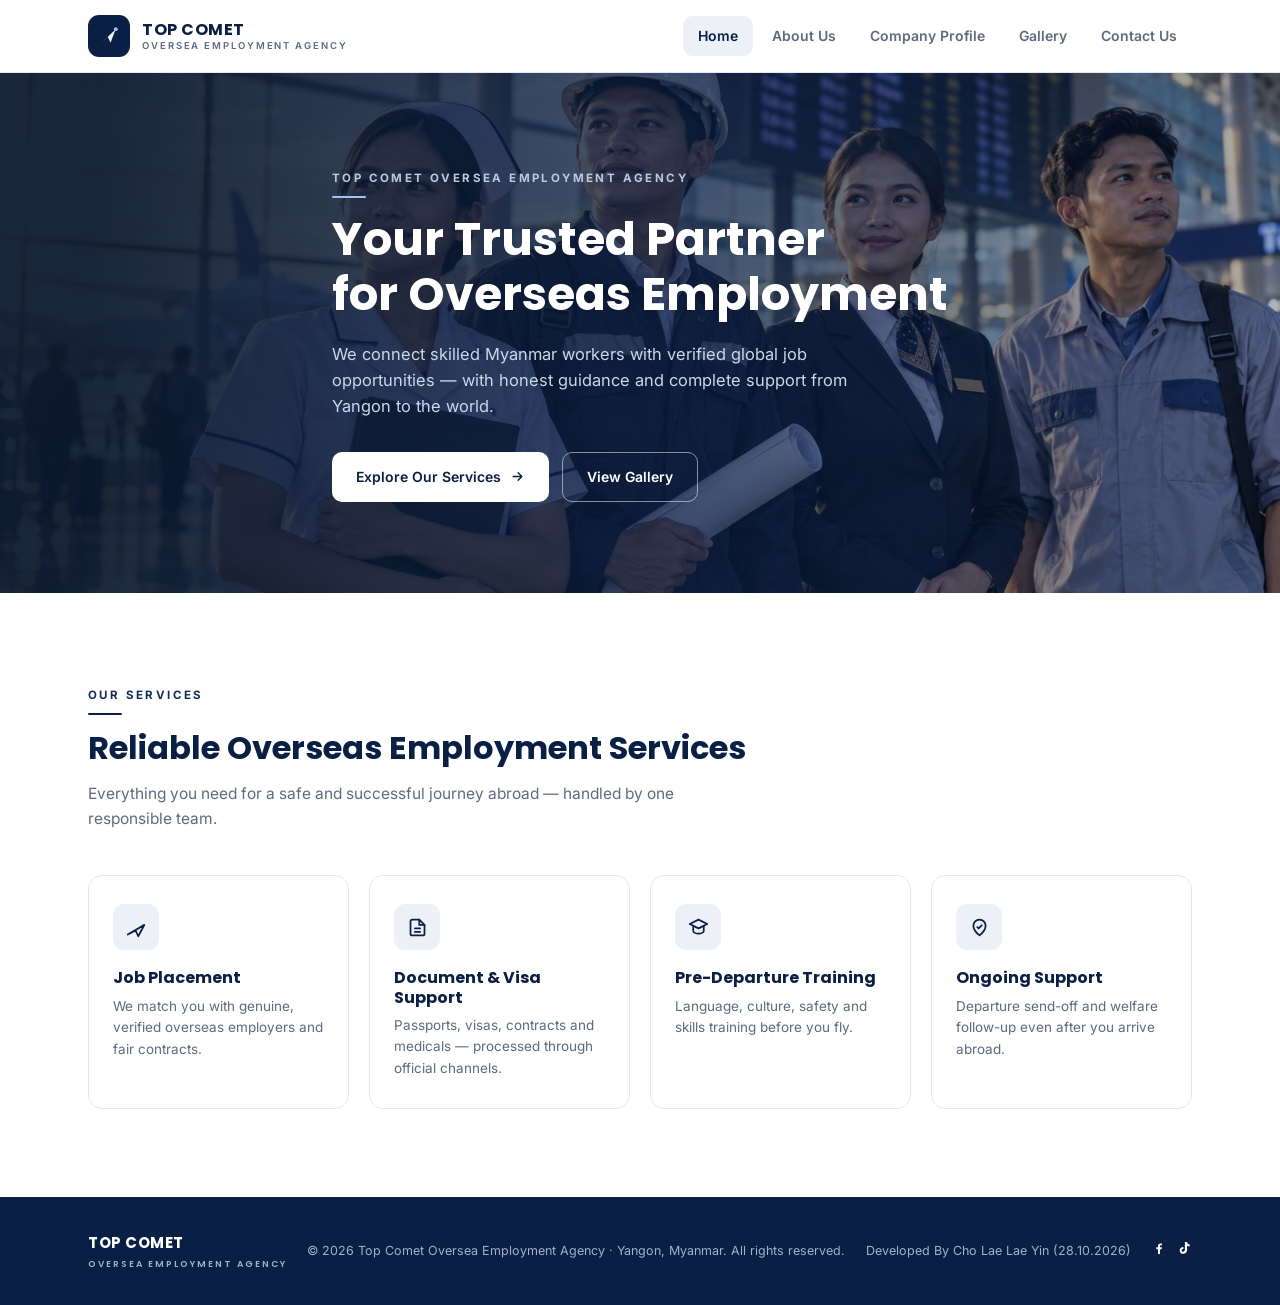
<file: index.html>
<!DOCTYPE html>
<html lang="en">
<head>
<meta charset="UTF-8">
<meta name="viewport" content="width=device-width, initial-scale=1.0">
<meta name="description" content="Top Comet Oversea Employment Agency — your trusted partner for overseas employment. Licensed recruitment from Yangon, Myanmar.">
<title>Home · Top Comet Oversea Employment Agency</title>
<link rel="preconnect" href="https://fonts.googleapis.com">
<link rel="preconnect" href="https://fonts.gstatic.com" crossorigin>
<link href="https://fonts.googleapis.com/css2?family=Inter:wght@400;500;600;700&family=Poppins:wght@500;600;700&display=swap" rel="stylesheet">
<link rel="stylesheet" href="styles.css">
</head>
<body>

<header class="site-header">
  <div class="wrap header-in">
    <a class="brand" href="index.html" aria-label="Top Comet home">
      <span class="brand-mark" aria-hidden="true">
        <svg width="20" height="20" viewBox="0 0 24 24" fill="none">
          <path d="M3 20.5 20 4l-6.2 16-3.1-6.7L3 20.5Z" fill="#fff" fill-opacity=".95"/>
          <circle cx="20.2" cy="3.8" r="2.3" fill="#9FC2EF"/>
        </svg>
      </span>
      <span class="brand-copy"><strong>TOP COMET</strong><small>Oversea Employment Agency</small></span>
    </a>
    <button class="menu-toggle" id="menuToggle" aria-label="Toggle navigation" aria-expanded="false">
      <svg width="20" height="20" viewBox="0 0 24 24" fill="none" stroke="currentColor" stroke-width="2" stroke-linecap="round"><path d="M4 7h16M4 12h16M4 17h16"/></svg>
    </button>
    <nav id="navigation">
      <a class="active" href="index.html">Home</a>
      <a href="about.html">About Us</a>
      <a href="profile.html">Company Profile</a>
      <a href="gallery.html">Gallery</a>
      <a href="contact.html">Contact Us</a>
    </nav>
  </div>
</header>

<main>
  <!-- Hero -->
  <section class="hero" id="home">
    <img class="hero-img" src="images/hero.jpg" alt="Myanmar professionals ready for overseas employment">
    <div class="hero-shade"></div>
    <div class="wrap hero-content">
      <p class="eyebrow">Top Comet Oversea Employment Agency</p>
      <h1>Your Trusted Partner<br>for Overseas Employment</h1>
      <p class="hero-subtitle">We connect skilled Myanmar workers with verified global job opportunities — with honest guidance and complete support from Yangon to the world.</p>
      <div class="hero-actions">
        <a class="button button-light" href="profile.html">Explore Our Services
          <svg width="15" height="15" viewBox="0 0 24 24" fill="none" stroke="currentColor" stroke-width="2.2" stroke-linecap="round" stroke-linejoin="round"><path d="M5 12h14M13 6l6 6-6 6"/></svg>
        </a>
        <a class="button button-ghost" href="gallery.html">View Gallery</a>
      </div>
    </div>
  </section>

  <!-- Services -->
  <section id="services">
    <div class="wrap">
      <p class="eyebrow">Our Services</p>
      <h2 class="section-title">Reliable Overseas Employment Services</h2>
      <p class="section-lede">Everything you need for a safe and successful journey abroad — handled by one responsible team.</p>
      <div class="service-grid">
        <article class="service-card">
          <div class="service-icon"><svg width="21" height="21" viewBox="0 0 24 24" fill="none" stroke="#0A1F44" stroke-width="2" stroke-linecap="round" stroke-linejoin="round"><path d="M2 20 21 9l-7 13-3-6.5L2 20Z"/></svg></div>
          <h3>Job Placement</h3>
          <p>We match you with genuine, verified overseas employers and fair contracts.</p>
        </article>
        <article class="service-card">
          <div class="service-icon"><svg width="21" height="21" viewBox="0 0 24 24" fill="none" stroke="#0A1F44" stroke-width="2" stroke-linecap="round" stroke-linejoin="round"><path d="M14 3H6a2 2 0 0 0-2 2v14a2 2 0 0 0 2 2h12a2 2 0 0 0 2-2V9l-6-6Z"/><path d="M14 3v6h6M9 13h6M9 17h6"/></svg></div>
          <h3>Document &amp; Visa Support</h3>
          <p>Passports, visas, contracts and medicals — processed through official channels.</p>
        </article>
        <article class="service-card">
          <div class="service-icon"><svg width="21" height="21" viewBox="0 0 24 24" fill="none" stroke="#0A1F44" stroke-width="2" stroke-linecap="round" stroke-linejoin="round"><path d="M12 3 2 8l10 5 10-5-10-5Z"/><path d="M6 10.5V16c0 1.6 2.7 3 6 3s6-1.4 6-3v-5.5"/></svg></div>
          <h3>Pre-Departure Training</h3>
          <p>Language, culture, safety and skills training before you fly.</p>
        </article>
        <article class="service-card">
          <div class="service-icon"><svg width="21" height="21" viewBox="0 0 24 24" fill="none" stroke="#0A1F44" stroke-width="2" stroke-linecap="round" stroke-linejoin="round"><path d="M12 21s-7-5.5-7-11a7 7 0 0 1 14 0c0 5.5-7 11-7 11Z"/><path d="M9.5 11.5 11 13l3.5-3.5"/></svg></div>
          <h3>Ongoing Support</h3>
          <p>Departure send-off and welfare follow-up even after you arrive abroad.</p>
        </article>
      </div>
    </div>
  </section>
</main>

<footer class="footer">
  <div class="wrap footer-in">
    <a class="footer-brand" href="index.html">TOP COMET<span>OVERSEA EMPLOYMENT AGENCY</span></a>
    <p>© <span id="year"></span> Top Comet Oversea Employment Agency · Yangon, Myanmar. All rights reserved.</p><p>Developed By Cho Lae Lae Yin (28.10.2026)</p>
    <div style="display:flex;gap:9px;">
      <a href="https://www.facebook.com/share/19Qhs62VVG/" target="_blank" rel="noopener noreferrer" aria-label="Facebook">
        <svg width="16" height="16" viewBox="0 0 24 24" fill="#fff"><path d="M13.5 21v-7.2h2.4l.4-2.8h-2.8V9.2c0-.8.2-1.4 1.4-1.4h1.5V5.3c-.3 0-1.2-.1-2.2-.1-2.2 0-3.7 1.3-3.7 3.8V11H8v2.8h2.5V21h3Z"/></svg>
      </a>
      <a href="https://www.tiktok.com/@hotc26?_r=1&_t=ZS-9AmgKfdoAo4" target="_blank" rel="noopener noreferrer" aria-label="TikTok">
        <svg width="16" height="16" viewBox="0 0 24 24" fill="#fff"><path d="M16.6 3c.4 2 1.7 3.4 3.9 3.6v3c-1.5 0-2.9-.5-3.9-1.3v6.3c0 3.7-2.5 6.1-5.8 6.1-3.1 0-5.3-2.2-5.3-5.1 0-3 2.4-5.2 5.6-5.1v3.1c-1.5-.2-2.6.7-2.6 2 0 1.2.9 2.1 2.2 2.1 1.5 0 2.6-1.1 2.6-3V3h3.3Z"/></svg>
      </a>
    </div>
  </div>
</footer>

<script src="script.js"></script>
</body>
</html>
</file>
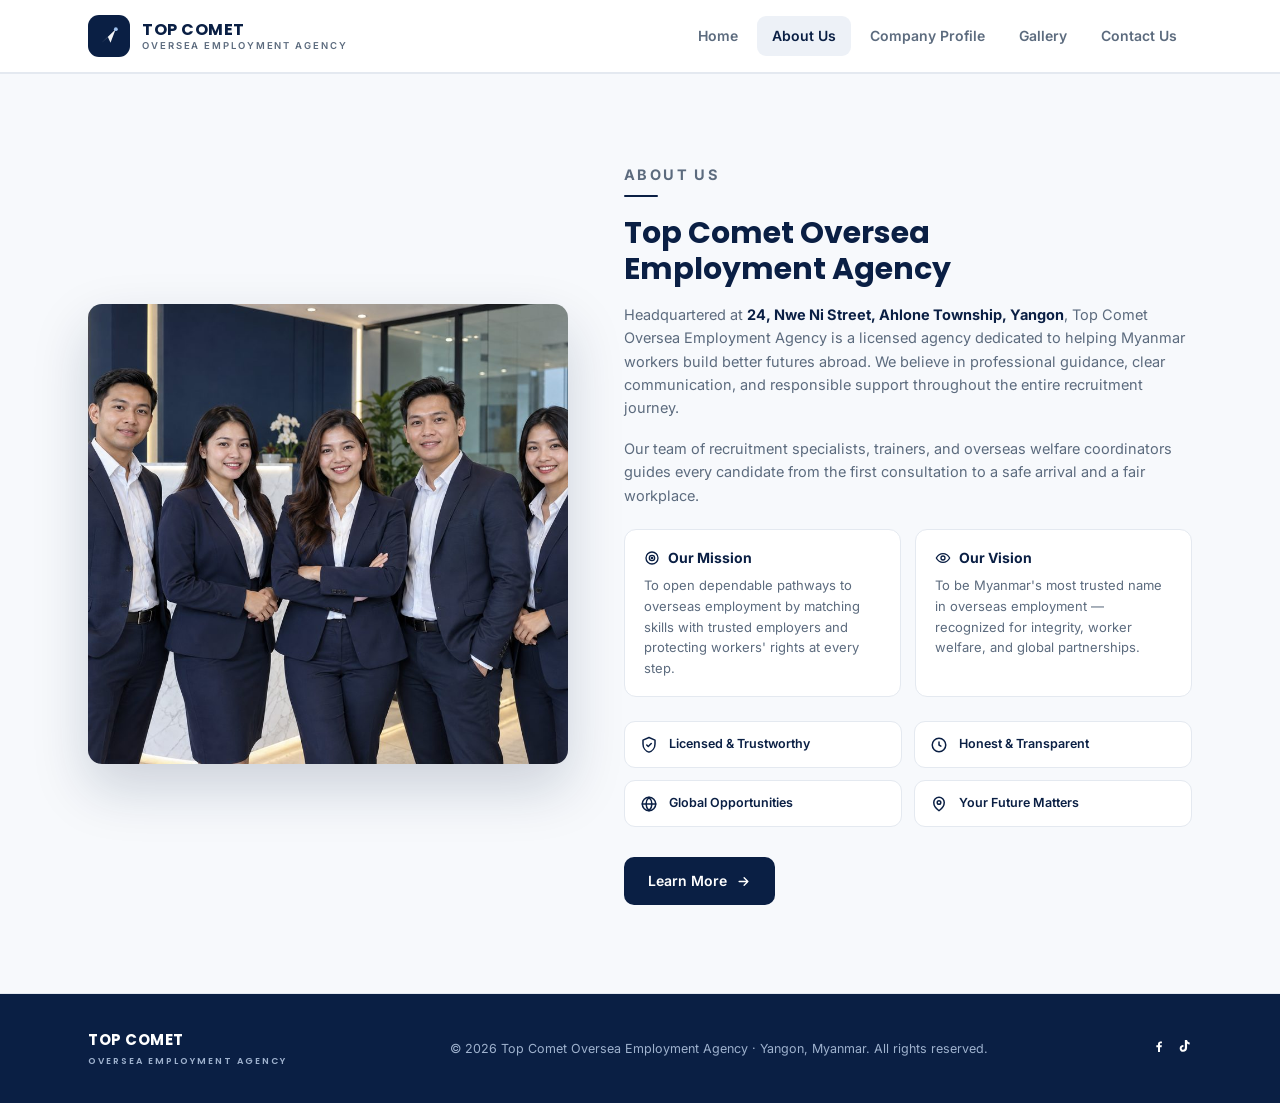
<file: about.html>
<!DOCTYPE html>
<html lang="en">
<head>
<meta charset="UTF-8">
<meta name="viewport" content="width=device-width, initial-scale=1.0">
<meta name="description" content="About Top Comet Oversea Employment Agency — background, mission, vision and core values.">
<title>About Us · Top Comet Oversea Employment Agency</title>
<link rel="preconnect" href="https://fonts.googleapis.com">
<link rel="preconnect" href="https://fonts.gstatic.com" crossorigin>
<link href="https://fonts.googleapis.com/css2?family=Inter:wght@400;500;600;700&family=Poppins:wght@500;600;700&display=swap" rel="stylesheet">
<link rel="stylesheet" href="styles.css">
</head>
<body>

<header class="site-header">
  <div class="wrap header-in">
    <a class="brand" href="index.html" aria-label="Top Comet home">
      <span class="brand-mark" aria-hidden="true">
        <svg width="20" height="20" viewBox="0 0 24 24" fill="none">
          <path d="M3 20.5 20 4l-6.2 16-3.1-6.7L3 20.5Z" fill="#fff" fill-opacity=".95"/>
          <circle cx="20.2" cy="3.8" r="2.3" fill="#9FC2EF"/>
        </svg>
      </span>
      <span class="brand-copy"><strong>TOP COMET</strong><small>Oversea Employment Agency</small></span>
    </a>
    <button class="menu-toggle" id="menuToggle" aria-label="Toggle navigation" aria-expanded="false">
      <svg width="20" height="20" viewBox="0 0 24 24" fill="none" stroke="currentColor" stroke-width="2" stroke-linecap="round"><path d="M4 7h16M4 12h16M4 17h16"/></svg>
    </button>
    <nav id="navigation">
      <a href="index.html">Home</a>
      <a class="active" href="about.html">About Us</a>
      <a href="profile.html">Company Profile</a>
      <a href="gallery.html">Gallery</a>
      <a href="contact.html">Contact Us</a>
    </nav>
  </div>
</header>

<main>
  <section class="section-tint" id="about">
    <div class="wrap about-grid">
      <div class="photo-panel">
        <img src="images/about.jpg" alt="The Top Comet agency team at the Yangon office">
      </div>
      <div class="about-copy">
        <p class="eyebrow">About Us</p>
        <h2>Top Comet Oversea<br>Employment Agency</h2>
        <p>Headquartered at <strong style="color:var(--navy)">24, Nwe Ni Street, Ahlone Township, Yangon</strong>, Top Comet Oversea Employment Agency is a licensed agency dedicated to helping Myanmar workers build better futures abroad. We believe in professional guidance, clear communication, and responsible support throughout the entire recruitment journey.</p>
        <p>Our team of recruitment specialists, trainers, and overseas welfare coordinators guides every candidate from the first consultation to a safe arrival and a fair workplace.</p>
        <div class="mv">
          <div>
            <b><svg width="16" height="16" viewBox="0 0 24 24" fill="none" stroke="#0A1F44" stroke-width="2" stroke-linecap="round"><circle cx="12" cy="12" r="9"/><circle cx="12" cy="12" r="4"/><circle cx="12" cy="12" r="1" fill="#0A1F44"/></svg> Our Mission</b>
            <p>To open dependable pathways to overseas employment by matching skills with trusted employers and protecting workers' rights at every step.</p>
          </div>
          <div>
            <b><svg width="16" height="16" viewBox="0 0 24 24" fill="none" stroke="#0A1F44" stroke-width="2" stroke-linecap="round" stroke-linejoin="round"><path d="M2 12s3.5-6.5 10-6.5S22 12 22 12s-3.5 6.5-10 6.5S2 12 2 12Z"/><circle cx="12" cy="12" r="3"/></svg> Our Vision</b>
            <p>To be Myanmar's most trusted name in overseas employment — recognized for integrity, worker welfare, and global partnerships.</p>
          </div>
        </div>
        <div class="values">
          <span><svg width="18" height="18" viewBox="0 0 24 24" fill="none" stroke="#0A1F44" stroke-width="2" stroke-linecap="round" stroke-linejoin="round"><path d="M12 2 4 5.5v5.2c0 5 3.4 9.6 8 10.8 4.6-1.2 8-5.8 8-10.8V5.5L12 2Z"/><path d="m9 12 2 2 4-4"/></svg> Licensed &amp; Trustworthy</span>
          <span><svg width="18" height="18" viewBox="0 0 24 24" fill="none" stroke="#0A1F44" stroke-width="2" stroke-linecap="round" stroke-linejoin="round"><circle cx="12" cy="12" r="9"/><path d="M12 8v4l2.5 1.5"/></svg> Honest &amp; Transparent</span>
          <span><svg width="18" height="18" viewBox="0 0 24 24" fill="none" stroke="#0A1F44" stroke-width="2" stroke-linecap="round" stroke-linejoin="round"><circle cx="12" cy="12" r="9"/><path d="M3 12h18M12 3c2.6 2.6 3.9 5.6 3.9 9s-1.3 6.4-3.9 9c-2.6-2.6-3.9-5.6-3.9-9S9.4 5.6 12 3Z"/></svg> Global Opportunities</span>
          <span><svg width="18" height="18" viewBox="0 0 24 24" fill="none" stroke="#0A1F44" stroke-width="2" stroke-linecap="round" stroke-linejoin="round"><path d="M12 21s-7-5-7-11a7 7 0 0 1 14 0c0 6-7 11-7 11Z"/><circle cx="12" cy="10" r="2.4"/></svg> Your Future Matters</span>
        </div>
        <a class="button button-primary" href="profile.html">Learn More
          <svg width="15" height="15" viewBox="0 0 24 24" fill="none" stroke="currentColor" stroke-width="2.2" stroke-linecap="round" stroke-linejoin="round"><path d="M5 12h14M13 6l6 6-6 6"/></svg>
        </a>
      </div>
    </div>
  </section>
</main>

<footer class="footer">
  <div class="wrap footer-in">
    <a class="footer-brand" href="index.html">TOP COMET<span>OVERSEA EMPLOYMENT AGENCY</span></a>
    <p>© <span id="year"></span> Top Comet Oversea Employment Agency · Yangon, Myanmar. All rights reserved.</p>
    <div style="display:flex;gap:9px;">
      <a href="https://www.facebook.com/share/19Qhs62VVG/" target="_blank" rel="noopener noreferrer" aria-label="Facebook">
        <svg width="16" height="16" viewBox="0 0 24 24" fill="#fff"><path d="M13.5 21v-7.2h2.4l.4-2.8h-2.8V9.2c0-.8.2-1.4 1.4-1.4h1.5V5.3c-.3 0-1.2-.1-2.2-.1-2.2 0-3.7 1.3-3.7 3.8V11H8v2.8h2.5V21h3Z"/></svg>
      </a>
      <a href="https://www.tiktok.com/@hotc26?_r=1&_t=ZS-9AmgKfdoAo4" target="_blank" rel="noopener noreferrer" aria-label="TikTok">
        <svg width="16" height="16" viewBox="0 0 24 24" fill="#fff"><path d="M16.6 3c.4 2 1.7 3.4 3.9 3.6v3c-1.5 0-2.9-.5-3.9-1.3v6.3c0 3.7-2.5 6.1-5.8 6.1-3.1 0-5.3-2.2-5.3-5.1 0-3 2.4-5.2 5.6-5.1v3.1c-1.5-.2-2.6.7-2.6 2 0 1.2.9 2.1 2.2 2.1 1.5 0 2.6-1.1 2.6-3V3h3.3Z"/></svg>
      </a>
    </div>
  </div>
</footer>

<script src="script.js"></script>
</body>
</html>
</file>
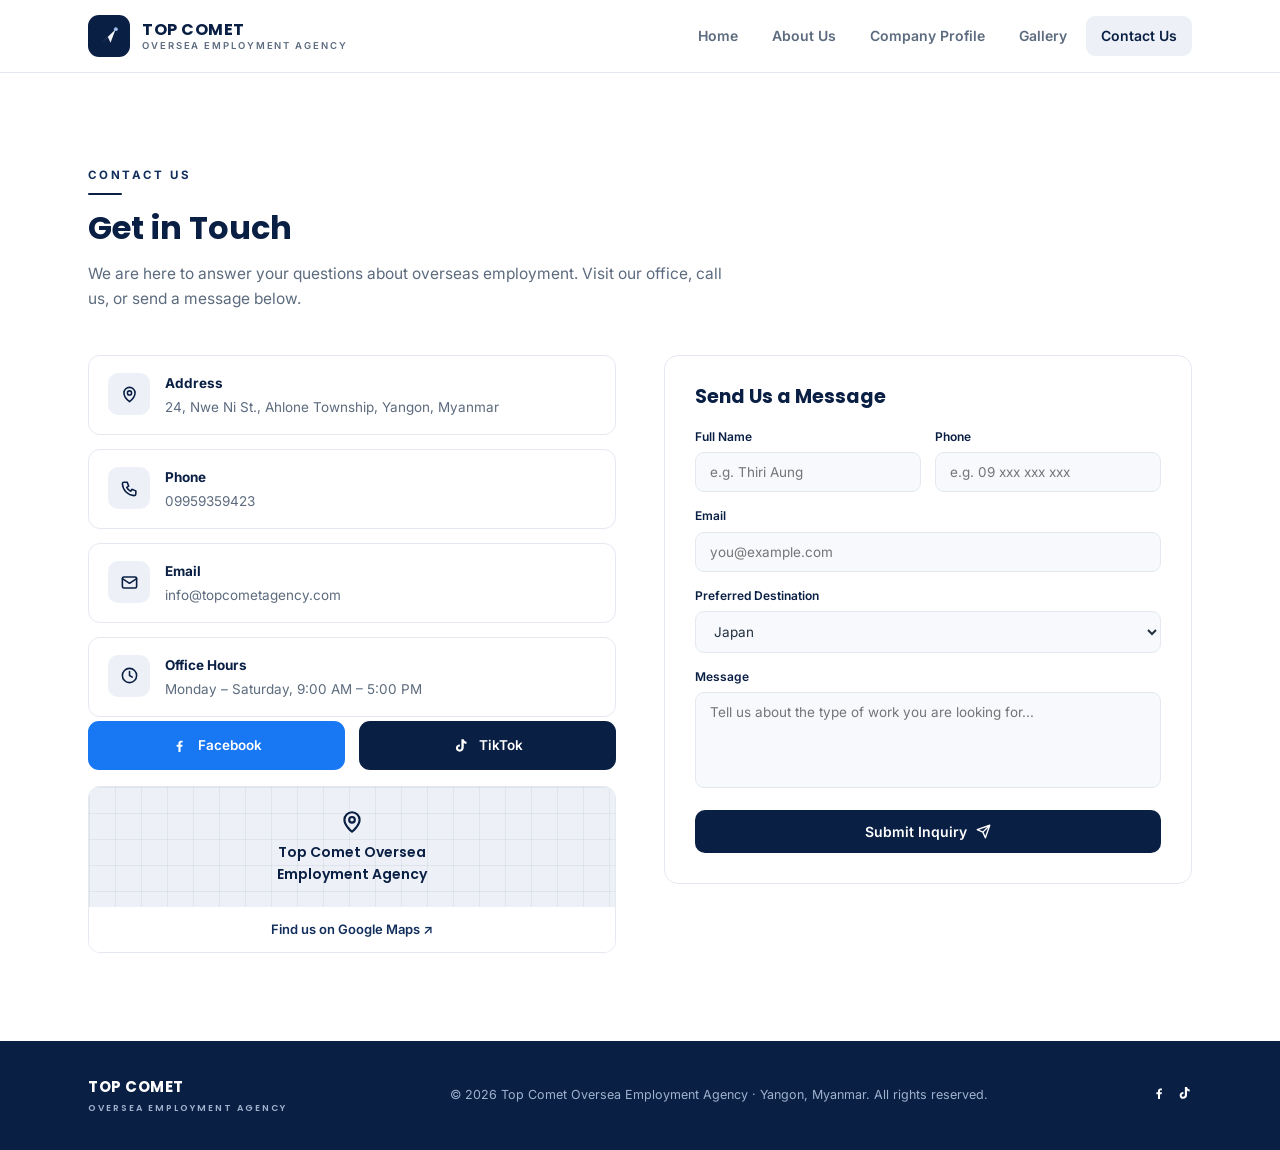
<file: contact.html>
<!DOCTYPE html>
<html lang="en">
<head>
<meta charset="UTF-8">
<meta name="viewport" content="width=device-width, initial-scale=1.0">
<meta name="description" content="Contact Top Comet Oversea Employment Agency — 24, Nwe Ni St., Ahlone Township, Yangon. Phone 09959359423.">
<title>Contact Us · Top Comet Oversea Employment Agency</title>
<link rel="preconnect" href="https://fonts.googleapis.com">
<link rel="preconnect" href="https://fonts.gstatic.com" crossorigin>
<link href="https://fonts.googleapis.com/css2?family=Inter:wght@400;500;600;700&family=Poppins:wght@500;600;700&display=swap" rel="stylesheet">
<link rel="stylesheet" href="styles.css">
</head>
<body>

<header class="site-header">
  <div class="wrap header-in">
    <a class="brand" href="index.html" aria-label="Top Comet home">
      <span class="brand-mark" aria-hidden="true">
        <svg width="20" height="20" viewBox="0 0 24 24" fill="none">
          <path d="M3 20.5 20 4l-6.2 16-3.1-6.7L3 20.5Z" fill="#fff" fill-opacity=".95"/>
          <circle cx="20.2" cy="3.8" r="2.3" fill="#9FC2EF"/>
        </svg>
      </span>
      <span class="brand-copy"><strong>TOP COMET</strong><small>Oversea Employment Agency</small></span>
    </a>
    <button class="menu-toggle" id="menuToggle" aria-label="Toggle navigation" aria-expanded="false">
      <svg width="20" height="20" viewBox="0 0 24 24" fill="none" stroke="currentColor" stroke-width="2" stroke-linecap="round"><path d="M4 7h16M4 12h16M4 17h16"/></svg>
    </button>
    <nav id="navigation">
      <a href="index.html">Home</a>
      <a href="about.html">About Us</a>
      <a href="profile.html">Company Profile</a>
      <a href="gallery.html">Gallery</a>
      <a class="active" href="contact.html">Contact Us</a>
    </nav>
  </div>
</header>

<main>
  <section id="contact">
    <div class="wrap">
      <p class="eyebrow">Contact Us</p>
      <h2 class="section-title">Get in Touch</h2>
      <p class="section-lede">We are here to answer your questions about overseas employment. Visit our office, call us, or send a message below.</p>
      <div class="contact-grid">
        <div>
          <div class="contact-details">
            <div class="contact-item">
              <span class="contact-icon"><svg width="19" height="19" viewBox="0 0 24 24" fill="none" stroke="#0A1F44" stroke-width="2" stroke-linecap="round" stroke-linejoin="round"><path d="M12 21s-7-5.5-7-11a7 7 0 0 1 14 0c0 5.5-7 11-7 11Z"/><circle cx="12" cy="10" r="2.6"/></svg></span>
              <div><strong>Address</strong><p>24, Nwe Ni St., Ahlone Township, Yangon, Myanmar</p></div>
            </div>
            <div class="contact-item">
              <span class="contact-icon"><svg width="19" height="19" viewBox="0 0 24 24" fill="none" stroke="#0A1F44" stroke-width="2" stroke-linecap="round" stroke-linejoin="round"><path d="M5 4h4l2 5-2.5 1.5a12 12 0 0 0 5 5L15 13l5 2v4a2 2 0 0 1-2 2A16 16 0 0 1 3 6a2 2 0 0 1 2-2Z"/></svg></span>
              <div><strong>Phone</strong><p><a href="tel:09959359423">09959359423</a></p></div>
            </div>
            <div class="contact-item">
              <span class="contact-icon"><svg width="19" height="19" viewBox="0 0 24 24" fill="none" stroke="#0A1F44" stroke-width="2" stroke-linecap="round" stroke-linejoin="round"><rect x="3" y="5" width="18" height="14" rx="2"/><path d="m3 7 9 6 9-6"/></svg></span>
              <div><strong>Email</strong><p><a href="mailto:info@topcometagency.com">info@topcometagency.com</a></p></div>
            </div>
            <div class="contact-item">
              <span class="contact-icon"><svg width="19" height="19" viewBox="0 0 24 24" fill="none" stroke="#0A1F44" stroke-width="2" stroke-linecap="round" stroke-linejoin="round"><circle cx="12" cy="12" r="9"/><path d="M12 7v5l3.5 2"/></svg></span>
              <div><strong>Office Hours</strong><p>Monday – Saturday, 9:00 AM – 5:00 PM</p></div>
            </div>
          </div>
          <div class="social-row">
            <a class="soc-btn soc-fb" href="https://www.facebook.com/share/19Qhs62VVG/" target="_blank" rel="noopener noreferrer">
              <svg width="17" height="17" viewBox="0 0 24 24" fill="#fff"><path d="M13.5 21v-7.2h2.4l.4-2.8h-2.8V9.2c0-.8.2-1.4 1.4-1.4h1.5V5.3c-.3 0-1.2-.1-2.2-.1-2.2 0-3.7 1.3-3.7 3.8V11H8v2.8h2.5V21h3Z"/></svg>
              Facebook
            </a>
            <a class="soc-btn soc-tt" href="https://www.tiktok.com/@hotc26?_r=1&_t=ZS-9AmgKfdoAo4" target="_blank" rel="noopener noreferrer">
              <svg width="17" height="17" viewBox="0 0 24 24" fill="#fff"><path d="M16.6 3c.4 2 1.7 3.4 3.9 3.6v3c-1.5 0-2.9-.5-3.9-1.3v6.3c0 3.7-2.5 6.1-5.8 6.1-3.1 0-5.3-2.2-5.3-5.1 0-3 2.4-5.2 5.6-5.1v3.1c-1.5-.2-2.6.7-2.6 2 0 1.2.9 2.1 2.2 2.1 1.5 0 2.6-1.1 2.6-3V3h3.3Z"/></svg>
              TikTok
            </a>
          </div>
          <div class="map-card">
            <div class="map-pattern">
              <div class="map-label">
                <svg width="26" height="26" viewBox="0 0 24 24" fill="none" stroke="#0A1F44" stroke-width="2" stroke-linecap="round" stroke-linejoin="round"><path d="M12 21s-7-5.5-7-11a7 7 0 0 1 14 0c0 5.5-7 11-7 11Z"/><circle cx="12" cy="10" r="2.6"/></svg>
                Top Comet Oversea<br>Employment Agency
              </div>
            </div>
            <a class="map-link" href="https://www.google.com/maps/search/?api=1&query=24+Nwe+Ni+Street+Ahlone+Yangon+Myanmar" target="_blank" rel="noopener noreferrer">Find us on Google Maps ↗</a>
          </div>
        </div>
        <form class="contact-form" id="cform">
          <h3>Send Us a Message</h3>
          <div class="form-ok" id="formOk">Thank you! Your message has been received — our team will contact you shortly.</div>
          <div class="f-row">
            <div class="field"><label for="fn">Full Name</label><input id="fn" required placeholder="e.g. Thiri Aung"></div>
            <div class="field"><label for="fp">Phone</label><input id="fp" required placeholder="e.g. 09 xxx xxx xxx"></div>
          </div>
          <div class="field"><label for="fe">Email</label><input id="fe" type="email" required placeholder="you@example.com"></div>
          <div class="field"><label for="fd">Preferred Destination</label>
            <select id="fd">
              <option>Japan</option><option>South Korea</option><option>Singapore</option>
              <option>Malaysia</option><option>Thailand</option><option>Middle East</option><option>Other / Not sure yet</option>
            </select>
          </div>
          <div class="field"><label for="fm">Message</label><textarea id="fm" placeholder="Tell us about the type of work you are looking for..."></textarea></div>
          <button class="button button-primary" type="submit" style="width:100%;justify-content:center;">
            Submit Inquiry
            <svg width="15" height="15" viewBox="0 0 24 24" fill="none" stroke="currentColor" stroke-width="2.2" stroke-linecap="round" stroke-linejoin="round"><path d="M22 2 11 13M22 2l-7 20-4-9-9-4 20-7Z"/></svg>
          </button>
        </form>
      </div>
    </div>
  </section>
</main>

<footer class="footer">
  <div class="wrap footer-in">
    <a class="footer-brand" href="index.html">TOP COMET<span>OVERSEA EMPLOYMENT AGENCY</span></a>
    <p>© <span id="year"></span> Top Comet Oversea Employment Agency · Yangon, Myanmar. All rights reserved.</p>
    <div style="display:flex;gap:9px;">
      <a href="https://www.facebook.com/share/19Qhs62VVG/" target="_blank" rel="noopener noreferrer" aria-label="Facebook">
        <svg width="16" height="16" viewBox="0 0 24 24" fill="#fff"><path d="M13.5 21v-7.2h2.4l.4-2.8h-2.8V9.2c0-.8.2-1.4 1.4-1.4h1.5V5.3c-.3 0-1.2-.1-2.2-.1-2.2 0-3.7 1.3-3.7 3.8V11H8v2.8h2.5V21h3Z"/></svg>
      </a>
      <a href="https://www.tiktok.com/@hotc26?_r=1&_t=ZS-9AmgKfdoAo4" target="_blank" rel="noopener noreferrer" aria-label="TikTok">
        <svg width="16" height="16" viewBox="0 0 24 24" fill="#fff"><path d="M16.6 3c.4 2 1.7 3.4 3.9 3.6v3c-1.5 0-2.9-.5-3.9-1.3v6.3c0 3.7-2.5 6.1-5.8 6.1-3.1 0-5.3-2.2-5.3-5.1 0-3 2.4-5.2 5.6-5.1v3.1c-1.5-.2-2.6.7-2.6 2 0 1.2.9 2.1 2.2 2.1 1.5 0 2.6-1.1 2.6-3V3h3.3Z"/></svg>
      </a>
    </div>
  </div>
</footer>

<script src="script.js"></script>
</body>
</html>
</file>
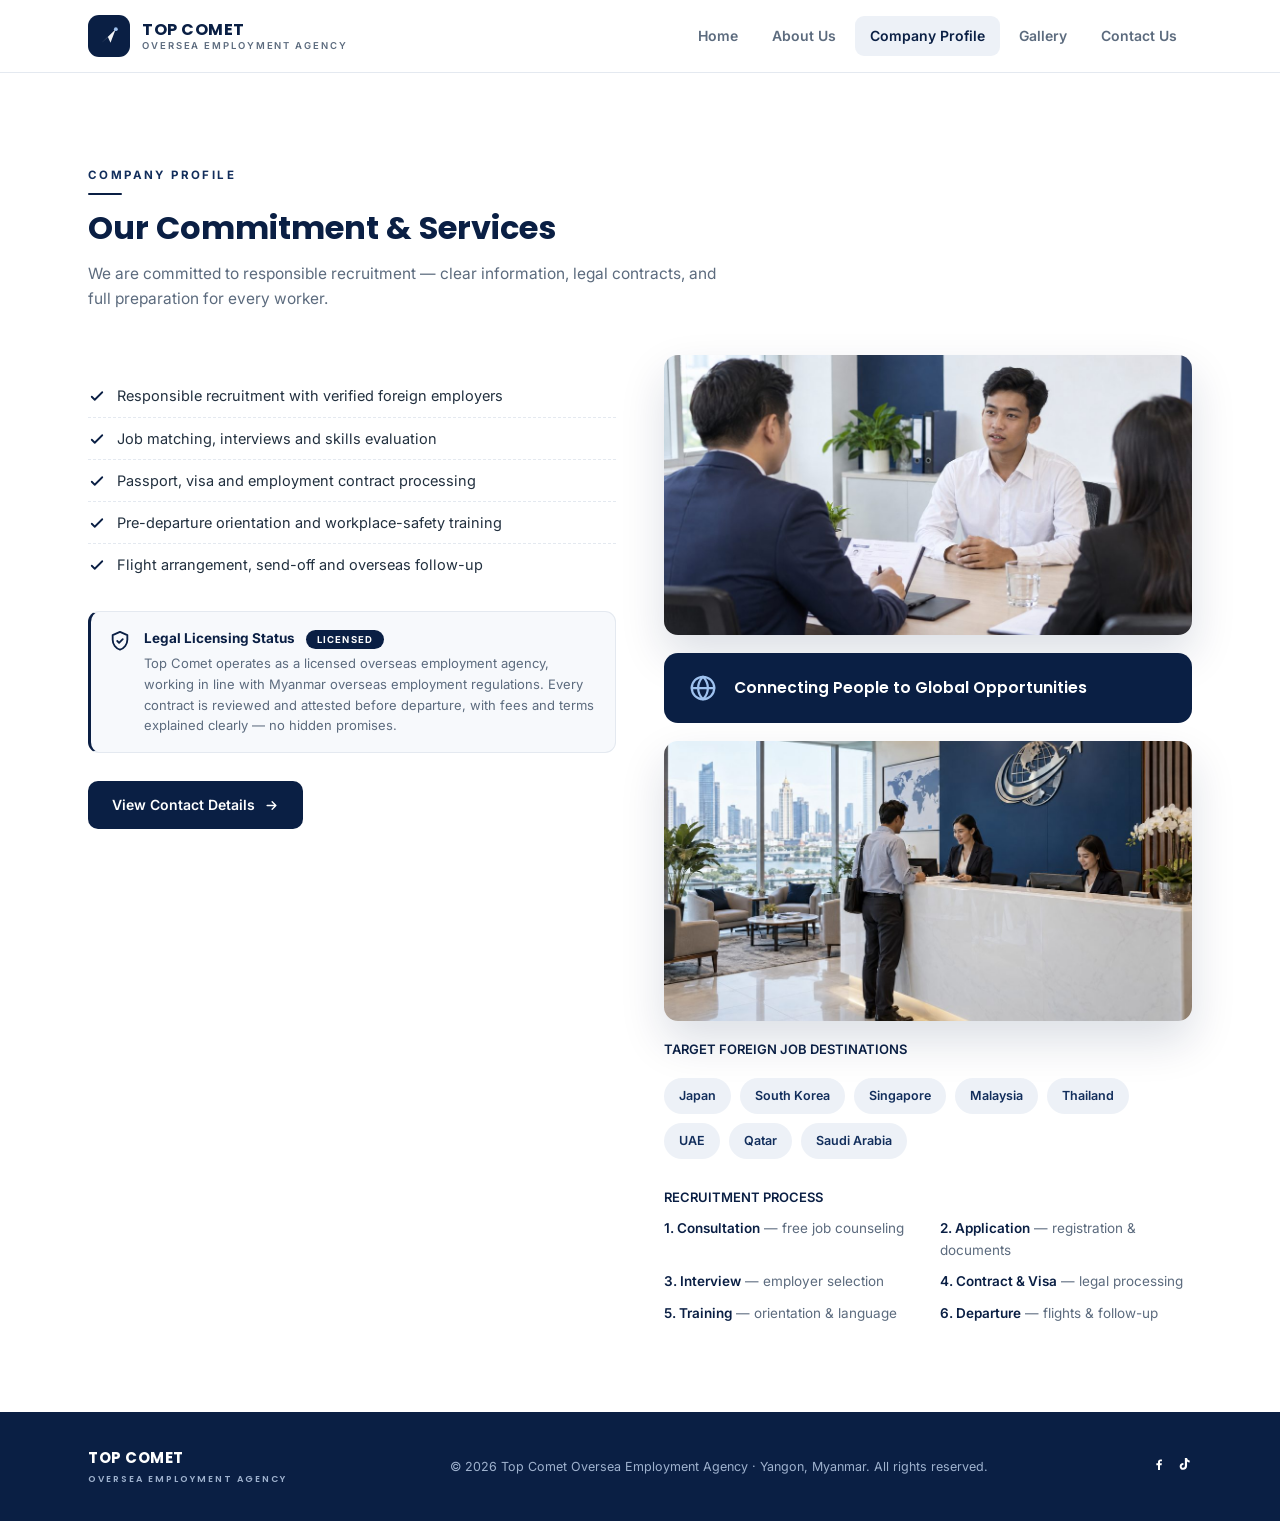
<file: profile.html>
<!DOCTYPE html>
<html lang="en">
<head>
<meta charset="UTF-8">
<meta name="viewport" content="width=device-width, initial-scale=1.0">
<meta name="description" content="Company profile of Top Comet Oversea Employment Agency — services, licensing status, destinations and recruitment process.">
<title>Company Profile · Top Comet Oversea Employment Agency</title>
<link rel="preconnect" href="https://fonts.googleapis.com">
<link rel="preconnect" href="https://fonts.gstatic.com" crossorigin>
<link href="https://fonts.googleapis.com/css2?family=Inter:wght@400;500;600;700&family=Poppins:wght@500;600;700&display=swap" rel="stylesheet">
<link rel="stylesheet" href="styles.css">
</head>
<body>

<header class="site-header">
  <div class="wrap header-in">
    <a class="brand" href="index.html" aria-label="Top Comet home">
      <span class="brand-mark" aria-hidden="true">
        <svg width="20" height="20" viewBox="0 0 24 24" fill="none">
          <path d="M3 20.5 20 4l-6.2 16-3.1-6.7L3 20.5Z" fill="#fff" fill-opacity=".95"/>
          <circle cx="20.2" cy="3.8" r="2.3" fill="#9FC2EF"/>
        </svg>
      </span>
      <span class="brand-copy"><strong>TOP COMET</strong><small>Oversea Employment Agency</small></span>
    </a>
    <button class="menu-toggle" id="menuToggle" aria-label="Toggle navigation" aria-expanded="false">
      <svg width="20" height="20" viewBox="0 0 24 24" fill="none" stroke="currentColor" stroke-width="2" stroke-linecap="round"><path d="M4 7h16M4 12h16M4 17h16"/></svg>
    </button>
    <nav id="navigation">
      <a href="index.html">Home</a>
      <a href="about.html">About Us</a>
      <a class="active" href="profile.html">Company Profile</a>
      <a href="gallery.html">Gallery</a>
      <a href="contact.html">Contact Us</a>
    </nav>
  </div>
</header>

<main>
  <section id="profile">
    <div class="wrap">
      <p class="eyebrow">Company Profile</p>
      <h2 class="section-title">Our Commitment &amp; Services</h2>
      <p class="section-lede">We are committed to responsible recruitment — clear information, legal contracts, and full preparation for every worker.</p>
      <div class="profile-grid">
        <div>
          <ul class="check-list">
            <li><svg width="18" height="18" viewBox="0 0 24 24" fill="none" stroke="#0A1F44" stroke-width="2.4" stroke-linecap="round" stroke-linejoin="round"><path d="m5 13 4 4L19 7"/></svg> Responsible recruitment with verified foreign employers</li>
            <li><svg width="18" height="18" viewBox="0 0 24 24" fill="none" stroke="#0A1F44" stroke-width="2.4" stroke-linecap="round" stroke-linejoin="round"><path d="m5 13 4 4L19 7"/></svg> Job matching, interviews and skills evaluation</li>
            <li><svg width="18" height="18" viewBox="0 0 24 24" fill="none" stroke="#0A1F44" stroke-width="2.4" stroke-linecap="round" stroke-linejoin="round"><path d="m5 13 4 4L19 7"/></svg> Passport, visa and employment contract processing</li>
            <li><svg width="18" height="18" viewBox="0 0 24 24" fill="none" stroke="#0A1F44" stroke-width="2.4" stroke-linecap="round" stroke-linejoin="round"><path d="m5 13 4 4L19 7"/></svg> Pre-departure orientation and workplace-safety training</li>
            <li><svg width="18" height="18" viewBox="0 0 24 24" fill="none" stroke="#0A1F44" stroke-width="2.4" stroke-linecap="round" stroke-linejoin="round"><path d="m5 13 4 4L19 7"/></svg> Flight arrangement, send-off and overseas follow-up</li>
          </ul>
          <div class="lic-note">
            <svg width="22" height="22" viewBox="0 0 24 24" fill="none" stroke="#0A1F44" stroke-width="2" stroke-linecap="round" stroke-linejoin="round" style="flex:0 0 22px;margin-top:2px;"><path d="M12 2 4 5.5v5.2c0 5 3.4 9.6 8 10.8 4.6-1.2 8-5.8 8-10.8V5.5L12 2Z"/><path d="m9 12 2 2 4-4"/></svg>
            <div>
              <b>Legal Licensing Status <span class="tag">Licensed</span></b>
              <p>Top Comet operates as a licensed overseas employment agency, working in line with Myanmar overseas employment regulations. Every contract is reviewed and attested before departure, with fees and terms explained clearly — no hidden promises.</p>
            </div>
          </div>
          <div style="margin-top:28px;">
            <a class="button button-primary" href="contact.html">View Contact Details
              <svg width="15" height="15" viewBox="0 0 24 24" fill="none" stroke="currentColor" stroke-width="2.2" stroke-linecap="round" stroke-linejoin="round"><path d="M5 12h14M13 6l6 6-6 6"/></svg>
            </a>
          </div>
        </div>
        <div class="profile-visual">
          <div class="big"><img src="images/interview.jpg" alt="Employer interview at the agency office"></div>
          <div class="profile-callout">
            <svg width="30" height="30" viewBox="0 0 24 24" fill="none" stroke="#9FC2EF" stroke-width="1.8" stroke-linecap="round" stroke-linejoin="round" style="flex:0 0 30px;"><circle cx="12" cy="12" r="9"/><path d="M3 12h18M12 3c2.6 2.6 3.9 5.6 3.9 9s-1.3 6.4-3.9 9c-2.6-2.6-3.9-5.6-3.9-9S9.4 5.6 12 3Z"/></svg>
            <h3>Connecting People to Global Opportunities</h3>
          </div>
          <div class="big"><img src="images/office.jpg" alt="Top Comet office facilities in Ahlone Township, Yangon"></div>
          <div>
            <p style="font-size:13px;font-weight:600;color:var(--navy);margin-bottom:10px;">TARGET FOREIGN JOB DESTINATIONS</p>
            <div class="dest-chips">
              <span>Japan</span><span>South Korea</span><span>Singapore</span><span>Malaysia</span><span>Thailand</span><span>UAE</span><span>Qatar</span><span>Saudi Arabia</span>
            </div>
            <p style="font-size:13px;font-weight:600;color:var(--navy);margin:18px 0 10px;">RECRUITMENT PROCESS</p>
            <div class="steps-mini">
              <span><b>1. Consultation</b> — free job counseling</span>
              <span><b>2. Application</b> — registration &amp; documents</span>
              <span><b>3. Interview</b> — employer selection</span>
              <span><b>4. Contract &amp; Visa</b> — legal processing</span>
              <span><b>5. Training</b> — orientation &amp; language</span>
              <span><b>6. Departure</b> — flights &amp; follow-up</span>
            </div>
          </div>
        </div>
      </div>
    </div>
  </section>
</main>

<footer class="footer">
  <div class="wrap footer-in">
    <a class="footer-brand" href="index.html">TOP COMET<span>OVERSEA EMPLOYMENT AGENCY</span></a>
    <p>© <span id="year"></span> Top Comet Oversea Employment Agency · Yangon, Myanmar. All rights reserved.</p>
    <div style="display:flex;gap:9px;">
      <a href="https://www.facebook.com/share/19Qhs62VVG/" target="_blank" rel="noopener noreferrer" aria-label="Facebook">
        <svg width="16" height="16" viewBox="0 0 24 24" fill="#fff"><path d="M13.5 21v-7.2h2.4l.4-2.8h-2.8V9.2c0-.8.2-1.4 1.4-1.4h1.5V5.3c-.3 0-1.2-.1-2.2-.1-2.2 0-3.7 1.3-3.7 3.8V11H8v2.8h2.5V21h3Z"/></svg>
      </a>
      <a href="https://www.tiktok.com/@hotc26?_r=1&_t=ZS-9AmgKfdoAo4" target="_blank" rel="noopener noreferrer" aria-label="TikTok">
        <svg width="16" height="16" viewBox="0 0 24 24" fill="#fff"><path d="M16.6 3c.4 2 1.7 3.4 3.9 3.6v3c-1.5 0-2.9-.5-3.9-1.3v6.3c0 3.7-2.5 6.1-5.8 6.1-3.1 0-5.3-2.2-5.3-5.1 0-3 2.4-5.2 5.6-5.1v3.1c-1.5-.2-2.6.7-2.6 2 0 1.2.9 2.1 2.2 2.1 1.5 0 2.6-1.1 2.6-3V3h3.3Z"/></svg>
      </a>
    </div>
  </div>
</footer>

<script src="script.js"></script>
</body>
</html>
</file>
<file: styles.css>
/* ===== Top Comet Oversea Employment Agency — shared styles ===== */
:root{
  --navy:#0A1F44;
  --navy-2:#122E5C;
  --navy-soft:#EDF1F7;
  --white:#FFFFFF;
  --ink:#22303F;
  --muted:#5C6B7E;
  --line:#E4E9F0;
  --bg-tint:#F7F9FC;
  --radius:14px;
}
*{margin:0;padding:0;box-sizing:border-box;}
html{scroll-behavior:smooth;}
body{
  font-family:'Inter','Segoe UI',system-ui,-apple-system,Arial,sans-serif;
  color:var(--ink);background:var(--white);line-height:1.6;
}
h1,h2,h3{font-family:'Poppins','Inter','Segoe UI',system-ui,Arial,sans-serif;color:var(--navy);line-height:1.2;}
img{display:block;max-width:100%;}
.wrap{max-width:1160px;margin:0 auto;padding:0 28px;}

/* ---------- Header ---------- */
.site-header{
  position:sticky;top:0;z-index:50;
  background:rgba(255,255,255,.95);backdrop-filter:blur(10px);
  border-bottom:1px solid var(--line);
}
.header-in{display:flex;align-items:center;justify-content:space-between;height:72px;}
.brand{display:flex;align-items:center;gap:12px;text-decoration:none;}
.brand-mark{width:42px;height:42px;border-radius:11px;flex:0 0 42px;background:var(--navy);display:grid;place-items:center;}
.brand-copy{line-height:1.1;}
.brand-copy strong{display:block;font-family:'Poppins',sans-serif;font-size:16px;letter-spacing:.5px;color:var(--navy);}
.brand-copy small{display:block;font-size:9.5px;letter-spacing:1.9px;color:var(--muted);font-weight:600;text-transform:uppercase;margin-top:2px;}
nav{display:flex;gap:4px;}
nav a{
  text-decoration:none;color:var(--muted);font-size:14px;font-weight:600;
  padding:9px 15px;border-radius:9px;transition:color .2s,background .2s;
}
nav a:hover{color:var(--navy);background:var(--navy-soft);}
nav a.active{color:var(--navy);background:var(--navy-soft);}
.menu-toggle{display:none;border:1px solid var(--line);background:none;border-radius:9px;width:42px;height:42px;cursor:pointer;color:var(--navy);}

/* ---------- Sections ---------- */
section{padding:88px 0;}
.section-tint{background:var(--bg-tint);border-top:1px solid var(--line);border-bottom:1px solid var(--line);}
.eyebrow{
  display:inline-block;font-size:11.5px;font-weight:700;letter-spacing:2.4px;text-transform:uppercase;
  color:var(--navy-2);margin-bottom:14px;
}
.eyebrow::after{content:"";display:block;width:34px;height:2px;background:var(--navy);margin-top:9px;border-radius:2px;}
h2.section-title{font-size:32px;font-weight:700;margin-bottom:14px;}
.section-lede{font-size:15.5px;color:var(--muted);max-width:640px;margin-bottom:44px;}

/* ---------- Buttons ---------- */
.button{
  display:inline-flex;align-items:center;gap:9px;text-decoration:none;cursor:pointer;border:none;
  font-family:'Inter',sans-serif;font-size:14px;font-weight:600;
  padding:13px 24px;border-radius:10px;transition:all .22s ease;
}
.button-primary{background:var(--navy);color:var(--white);}
.button-primary:hover{background:var(--navy-2);transform:translateY(-2px);box-shadow:0 10px 24px rgba(10,31,68,.22);}
.button-light{background:var(--white);color:var(--navy);}
.button-light:hover{transform:translateY(-2px);box-shadow:0 10px 24px rgba(0,0,0,.25);}

/* ---------- Hero (Home) ---------- */
.hero{position:relative;min-height:520px;display:flex;align-items:center;padding:0;}
.hero-img{position:absolute;inset:0;width:100%;height:100%;object-fit:cover;}
.hero-shade{position:absolute;inset:0;background:linear-gradient(95deg,rgba(8,22,45,.93) 8%,rgba(10,31,68,.72) 55%,rgba(10,31,68,.30));}
.hero-content{position:relative;z-index:2;padding:90px 0;}
.hero-content .eyebrow{color:#B9CAE4;}
.hero-content .eyebrow::after{background:#9FC2EF;}
.hero-content h1{color:var(--white);font-size:46px;font-weight:700;margin-bottom:18px;max-width:640px;}
.hero-subtitle{color:#CBD7EA;font-size:16.5px;max-width:520px;margin-bottom:32px;}
.hero-actions{display:flex;gap:13px;flex-wrap:wrap;}
.button-ghost{background:transparent;color:var(--white);border:1.5px solid rgba(255,255,255,.5);}
.button-ghost:hover{border-color:var(--white);background:rgba(255,255,255,.1);}

/* ---------- Services ---------- */
.service-grid{display:grid;grid-template-columns:repeat(4,1fr);gap:20px;}
.service-card{
  border:1px solid var(--line);border-radius:var(--radius);padding:28px 24px;background:var(--white);
  transition:transform .25s ease,box-shadow .25s ease;
}
.service-card:hover{transform:translateY(-4px);box-shadow:0 16px 34px rgba(10,31,68,.10);}
.service-icon{width:46px;height:46px;border-radius:11px;background:var(--navy-soft);display:grid;place-items:center;margin-bottom:18px;}
.service-card h3{font-size:16px;margin-bottom:8px;}
.service-card p{font-size:13.5px;color:var(--muted);}

/* ---------- About ---------- */
.about-grid{display:grid;grid-template-columns:480px 1fr;gap:56px;align-items:center;}
.photo-panel{border-radius:var(--radius);overflow:hidden;box-shadow:0 24px 55px rgba(10,31,68,.18);}
.photo-panel img{width:100%;height:460px;object-fit:cover;}
.about-copy h2{font-size:30px;margin-bottom:16px;}
.about-copy p{font-size:14.5px;color:var(--muted);margin-bottom:18px;}
.mv{display:grid;grid-template-columns:1fr 1fr;gap:14px;margin:22px 0;}
.mv div{border:1px solid var(--line);border-radius:12px;padding:17px 19px;background:var(--white);}
.mv b{display:flex;align-items:center;gap:8px;color:var(--navy);font-size:14px;margin-bottom:6px;}
.mv p{font-size:13px;margin:0;}
.values{display:grid;grid-template-columns:repeat(2,1fr);gap:12px;margin:24px 0 30px;}
.values span{display:flex;gap:11px;align-items:flex-start;border:1px solid var(--line);border-radius:11px;padding:13px 15px;background:var(--white);font-size:12.5px;font-weight:600;color:var(--navy);line-height:1.4;}
.values svg{flex:0 0 18px;margin-top:1px;}

/* ---------- Company Profile ---------- */
.profile-grid{display:grid;grid-template-columns:1fr 1fr;gap:48px;align-items:start;}
.check-list{list-style:none;margin:20px 0 26px;}
.check-list li{display:flex;gap:11px;align-items:flex-start;font-size:14.5px;color:var(--ink);padding:9px 0;border-bottom:1px dashed var(--line);}
.check-list li:last-child{border-bottom:none;}
.check-list svg{flex:0 0 18px;margin-top:3px;}
.lic-note{display:flex;gap:13px;background:var(--bg-tint);border:1px solid var(--line);border-left:3px solid var(--navy);border-radius:11px;padding:16px 18px;}
.lic-note b{color:var(--navy);font-size:13.5px;display:block;margin-bottom:3px;}
.lic-note p{font-size:13px;color:var(--muted);}
.tag{font-size:9.5px;font-weight:700;letter-spacing:1.1px;text-transform:uppercase;background:var(--navy);color:var(--white);border-radius:999px;padding:4px 11px;margin-left:8px;}
.dest-chips{display:flex;flex-wrap:wrap;gap:9px;margin:18px 0 28px;}
.dest-chips span{font-size:12.5px;font-weight:600;color:var(--navy-2);background:var(--navy-soft);border-radius:999px;padding:8px 15px;}
.steps-mini{display:grid;grid-template-columns:1fr 1fr;gap:10px 24px;font-size:13.5px;color:var(--muted);}
.steps-mini b{color:var(--navy);font-weight:600;}
.profile-visual{display:grid;gap:18px;}
.profile-visual .big{border-radius:var(--radius);overflow:hidden;box-shadow:0 20px 45px rgba(10,31,68,.14);}
.profile-visual .big img{width:100%;height:280px;object-fit:cover;}
.profile-callout{display:flex;align-items:center;gap:16px;background:var(--navy);color:var(--white);border-radius:var(--radius);padding:20px 24px;}
.profile-callout h3{color:var(--white);font-size:15.5px;font-weight:600;}

/* ---------- Gallery (big & clean) ---------- */
.gallery-grid{display:grid;grid-template-columns:1fr 1fr;gap:26px;}
.g-item{cursor:zoom-in;}
.g-frame{border-radius:var(--radius);overflow:hidden;background:var(--navy-soft);}
.g-frame img{width:100%;aspect-ratio:4/3;object-fit:cover;transition:transform .5s ease;}
.g-item:hover .g-frame img{transform:scale(1.035);}
.g-cap{padding:13px 4px 0;}
.g-cap b{display:block;font-family:'Poppins',sans-serif;font-size:14.5px;color:var(--navy);}
.g-cap span{font-size:12.5px;color:var(--muted);}
.g-item.wide{grid-column:1 / -1;}
.g-item.wide .g-frame img{aspect-ratio:21/9;}
#lightbox{position:fixed;inset:0;background:rgba(8,20,40,.94);display:none;place-items:center;z-index:99;cursor:zoom-out;padding:30px;}
#lightbox.open{display:grid;}
#lightbox img{max-width:min(1200px,92vw);max-height:88vh;border-radius:10px;}

/* ---------- Contact ---------- */
.contact-grid{display:grid;grid-template-columns:1fr 1fr;gap:48px;align-items:start;}
.contact-details{display:grid;gap:14px;}
.contact-item{display:flex;gap:15px;align-items:flex-start;background:var(--white);border:1px solid var(--line);border-radius:12px;padding:17px 19px;}
.contact-icon{width:42px;height:42px;flex:0 0 42px;border-radius:10px;background:var(--navy-soft);display:grid;place-items:center;}
.contact-item strong{display:block;font-size:13.5px;color:var(--navy);margin-bottom:2px;}
.contact-item p,.contact-item a{font-size:13.5px;color:var(--muted);text-decoration:none;line-height:1.5;}
.contact-item a:hover{color:var(--navy-2);}
.social-row{display:grid;grid-template-columns:1fr 1fr;gap:14px;margin-top:4px;}
.soc-btn{display:flex;align-items:center;justify-content:center;gap:10px;border-radius:11px;padding:14px;text-decoration:none;color:var(--white);font-weight:600;font-size:13.5px;transition:transform .22s,box-shadow .22s;}
.soc-btn:hover{transform:translateY(-3px);box-shadow:0 12px 24px rgba(10,31,68,.25);}
.soc-fb{background:#1877F2;}
.soc-tt{background:var(--navy);}
.map-card{border:1px solid var(--line);border-radius:12px;overflow:hidden;margin-top:16px;}
.map-pattern{position:relative;height:120px;
  background:
    linear-gradient(rgba(10,31,68,.06) 1px,transparent 1px),
    linear-gradient(90deg,rgba(10,31,68,.06) 1px,transparent 1px);
  background-size:26px 26px;background-color:var(--navy-soft);
  display:grid;place-items:center;}
.map-label{text-align:center;font-family:'Poppins',sans-serif;font-weight:600;color:var(--navy);font-size:14px;}
.map-label svg{display:block;margin:0 auto 6px;}
.map-link{display:block;text-align:center;padding:12px;font-size:13px;font-weight:600;color:var(--navy-2);text-decoration:none;background:var(--white);}
.map-link:hover{background:var(--navy);color:var(--white);}
.contact-form{background:var(--white);border:1px solid var(--line);border-radius:var(--radius);padding:30px;}
.contact-form h3{font-size:19px;margin-bottom:18px;}
.f-row{display:grid;grid-template-columns:1fr 1fr;gap:14px;}
.field{margin-bottom:14px;}
.field label{display:block;font-size:12px;font-weight:600;color:var(--navy);margin-bottom:6px;}
.field input,.field select,.field textarea{
  width:100%;border:1.5px solid var(--line);border-radius:9px;padding:11px 14px;
  font-family:'Inter',sans-serif;font-size:13.5px;color:var(--ink);background:var(--bg-tint);
  outline:none;transition:border-color .2s,background .2s;
}
.field textarea{resize:none;height:96px;}
.field input:focus,.field select:focus,.field textarea:focus{border-color:var(--navy-2);background:var(--white);}
.form-ok{display:none;background:#EAF7F0;border:1px solid #BFE5D2;color:#1F6B47;border-radius:10px;padding:12px 15px;font-size:13px;font-weight:600;margin-bottom:14px;}
.form-ok.show{display:block;}

/* ---------- Footer ---------- */
.footer{background:var(--navy);color:#9FB2CE;padding:34px 0;}
.footer-in{display:flex;align-items:center;justify-content:space-between;gap:18px;flex-wrap:wrap;}
.footer-brand{font-family:'Poppins',sans-serif;font-weight:700;color:var(--white);text-decoration:none;font-size:15px;letter-spacing:.5px;}
.footer-brand span{display:block;font-size:9px;letter-spacing:2px;font-weight:600;color:#9FB2CE;margin-top:2px;}
.footer p{font-size:12.5px;}

/* ---------- Responsive ---------- */
@media (max-width:980px){
  .service-grid{grid-template-columns:repeat(2,1fr);}
  .about-grid,.profile-grid,.contact-grid{grid-template-columns:1fr;}
  .photo-panel img{height:320px;}
  .gallery-grid{grid-template-columns:1fr;}
}
@media (max-width:680px){
  .menu-toggle{display:grid;place-items:center;}
  nav{
    display:none;position:absolute;top:72px;left:0;right:0;
    background:var(--white);border-bottom:1px solid var(--line);
    flex-direction:column;padding:12px 20px 16px;gap:4px;
    box-shadow:0 18px 30px rgba(10,31,68,.10);
  }
  nav.open{display:flex;}
  .hero-content h1{font-size:33px;}
  h2.section-title{font-size:26px;}
  section{padding:64px 0;}
  .f-row{grid-template-columns:1fr;}
  .service-grid{grid-template-columns:1fr;}
}
</file>
